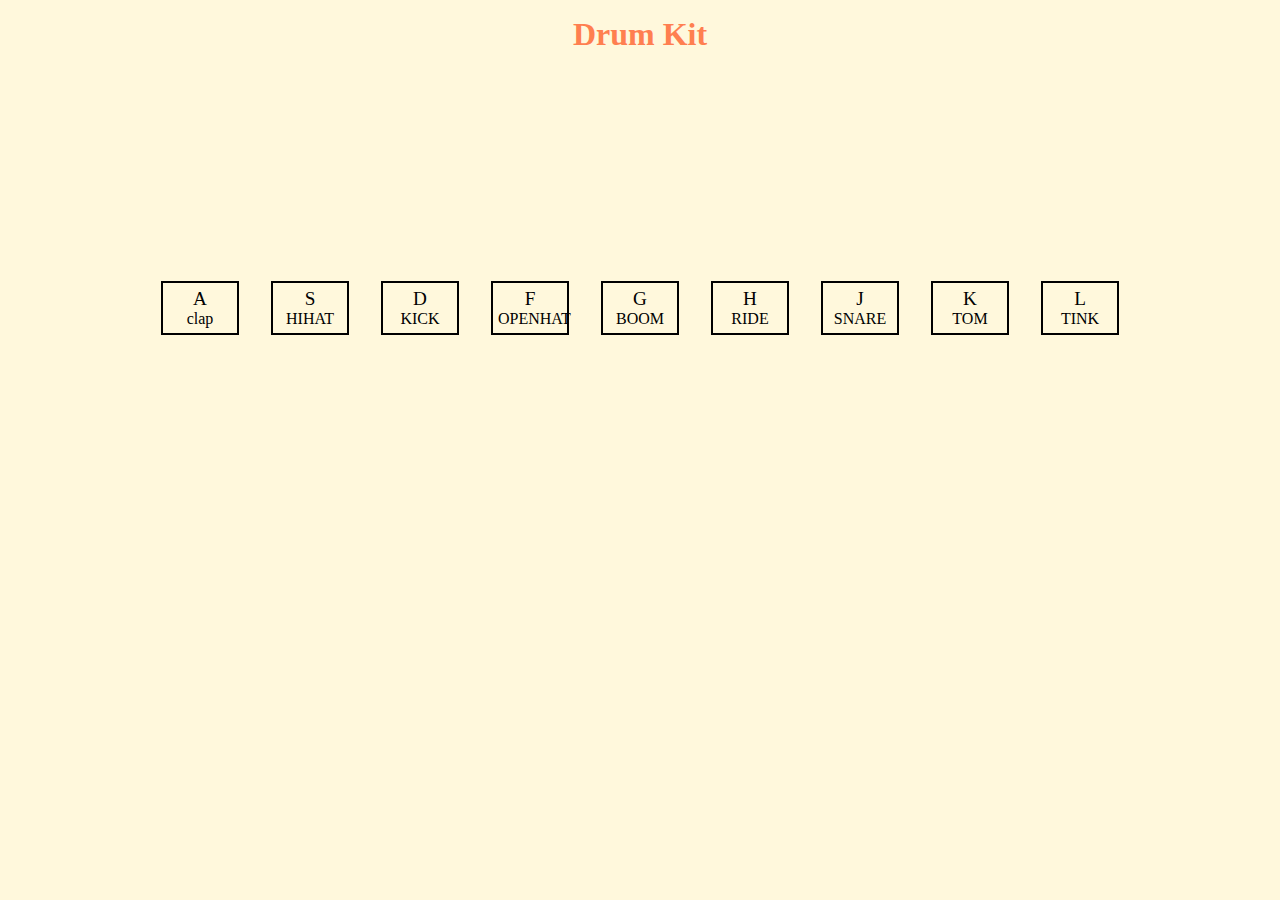
<file: 01-drum-kit/index.html>
<!DOCTYPE html>
<html lang="en">
    <head>
        <title></title>
        <meta charset="UTF-8" />
        <meta name="viewport" content="width=device-width, initial-scale=1" />
        <link href="style.css" rel="stylesheet" />
        <script defer src="script.js"></script>
    </head>
    <body>
        <div class="heading">Drum Kit</div>
        <div class="container">
            <div data-key="a" class="box">
                <div class="box-heading">A</div>
                <div class="box-sub-heading">clap</div>
            </div>
            <div data-key="s" class="box">
                <div class="box-heading">S</div>
                <div class="box-sub-heading">HIHAT</div>
            </div>
            <div data-key="d" class="box">
                <div class="box-heading">D</div>
                <div class="box-sub-heading">KICK</div>
            </div>
            <div data-key="f" class="box">
                <div class="box-heading">F</div>
                <div class="box-sub-heading">OPENHAT</div>
            </div>
            <div data-key="g" class="box">
                <div class="box-heading">G</div>
                <div class="box-sub-heading">BOOM</div>
            </div>
            <div data-key="h" class="box">
                <div class="box-heading">H</div>
                <div class="box-sub-heading">RIDE</div>
            </div>
            <div data-key="j" class="box">
                <div class="box-heading">J</div>
                <div class="box-sub-heading">SNARE</div>
            </div>
            <div data-key="k" class="box">
                <div class="box-heading">K</div>
                <div class="box-sub-heading">TOM</div>
            </div>
            <div data-key="l" class="box">
                <div class="box-heading">L</div>
                <div class="box-sub-heading">TINK</div>
            </div>
        </div>

        <audio data-key="a" src="sounds/clap.wav"></audio>
        <audio data-key="s" src="sounds/hihat.wav"></audio>
        <audio data-key="d" src="sounds/kick.wav"></audio>
        <audio data-key="f" src="sounds/openhat.wav"></audio>
        <audio data-key="g" src="sounds/boom.wav"></audio>
        <audio data-key="h" src="sounds/ride.wav"></audio>
        <audio data-key="j" src="sounds/snare.wav"></audio>
        <audio data-key="k" src="sounds/tom.wav"></audio>
        <audio data-key="l" src="sounds/tink.wav"></audio>
    </body>
</html>
</file>
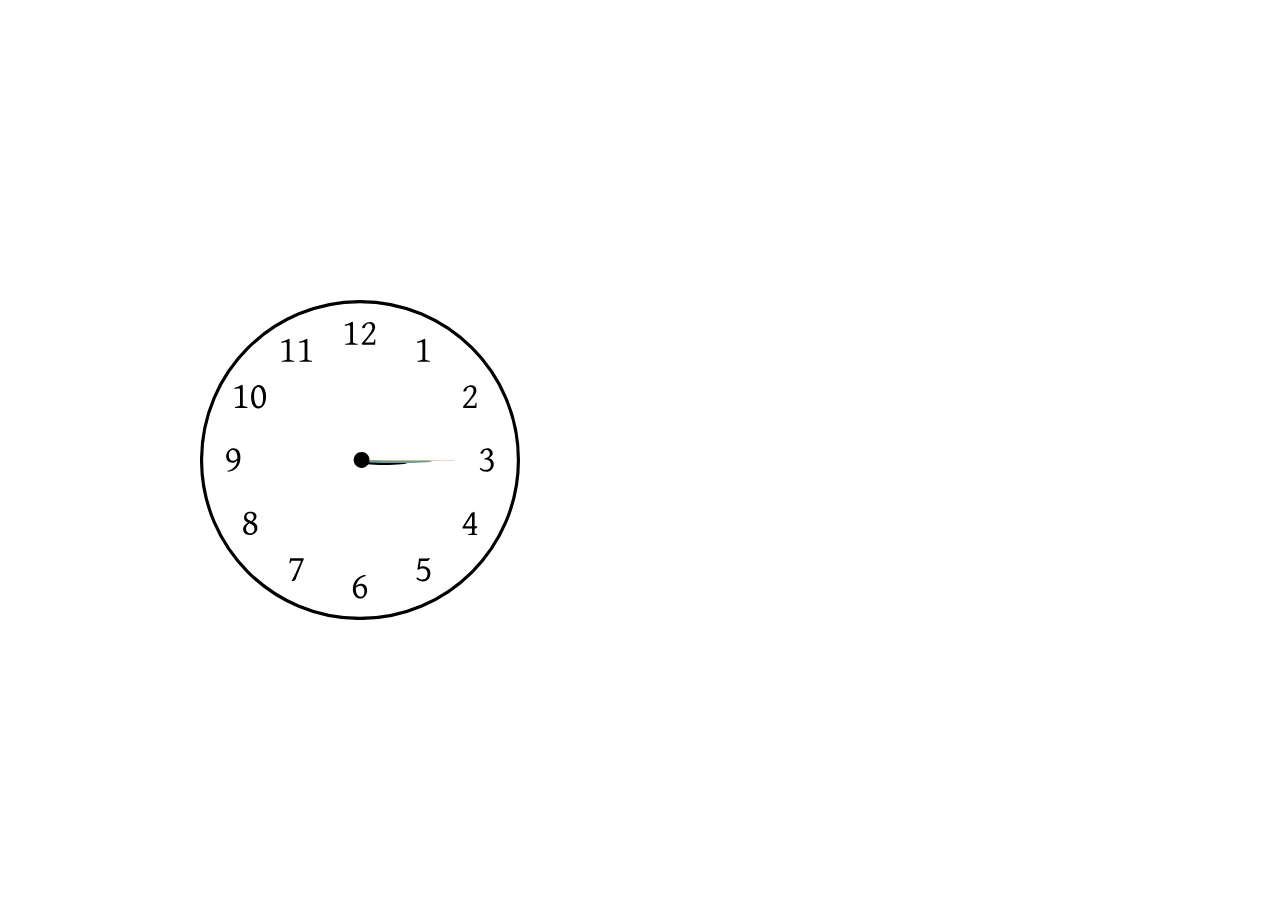
<file: 02-clock-analog/index.html>
<!DOCTYPE html>
<html lang="en">
    <head>
        <meta charset="UTF-8" />
        <meta name="viewport" content="width=device-width, initial-scale=1.0" />
        <title>Document</title>
        <link rel="stylesheet" href="style.css" />
        <script defer src="script.js"></script>
    </head>
    <body>
        <!-- <img src="assets/clock.png" alt="clock" srcset="" /> -->
        <div class="clock">
            <div id="hour" class="hour clock-element"></div>
            <div id="minute" class="minute clock-element"></div>
            <div id="second" class="second clock-element"></div>
        </div>
    </body>
</html>
</file>
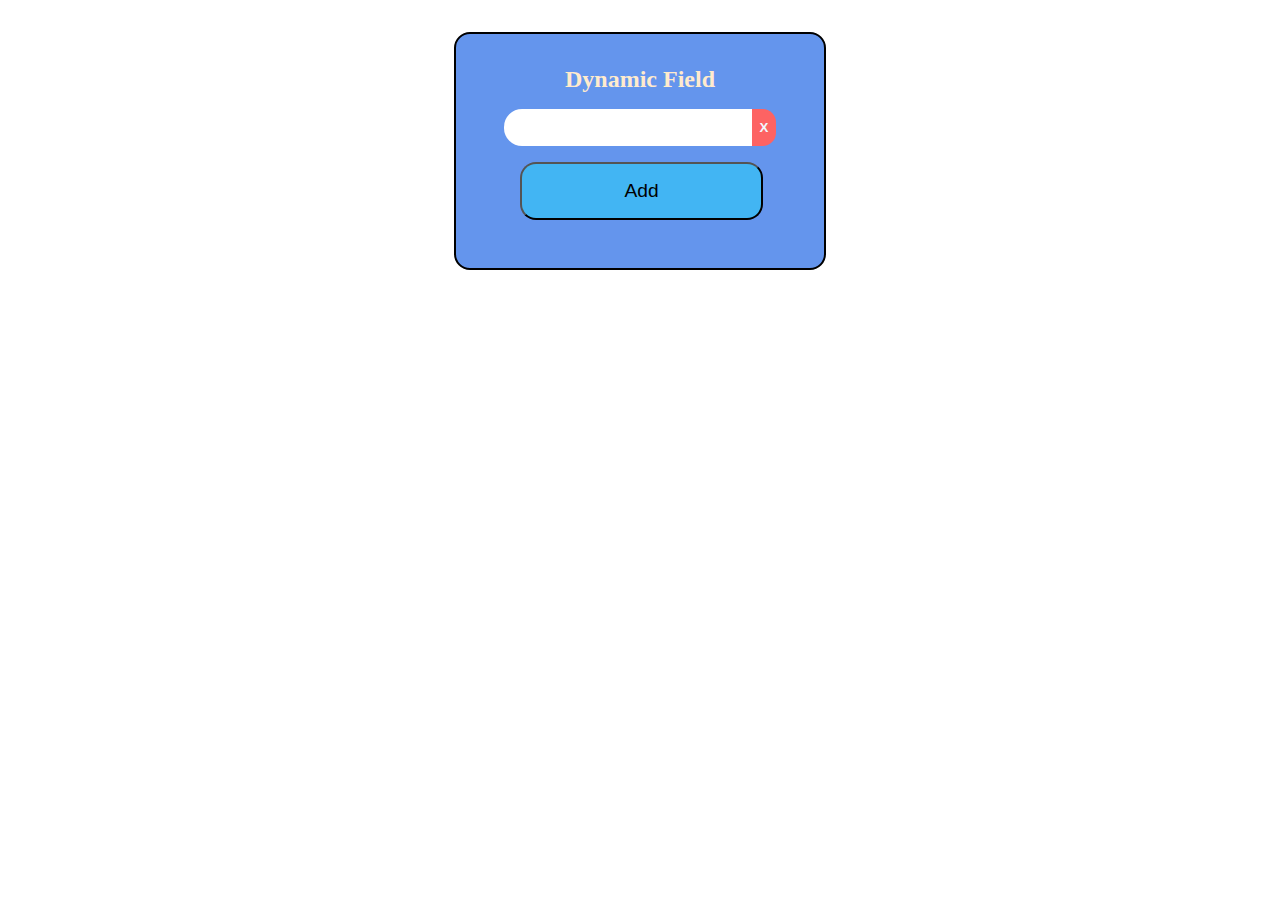
<file: 03-dynamic-form-field/index.html>
<!DOCTYPE html>
<html lang="en">
    <head>
        <meta charset="UTF-8" />
        <meta name="viewport" content="width=device-width, initial-scale=1.0" />
        <title>Document</title>
        <link rel="stylesheet" href="style.css" />
        <script defer src="script.js"></script>
    </head>
    <body>
        <div class="parent-container">
            <div class="heading">Dynamic Field</div>
            <div id="container"></div>

            <button id="add" class="button">Add</button>
        </div>
    </body>
</html>
</file>
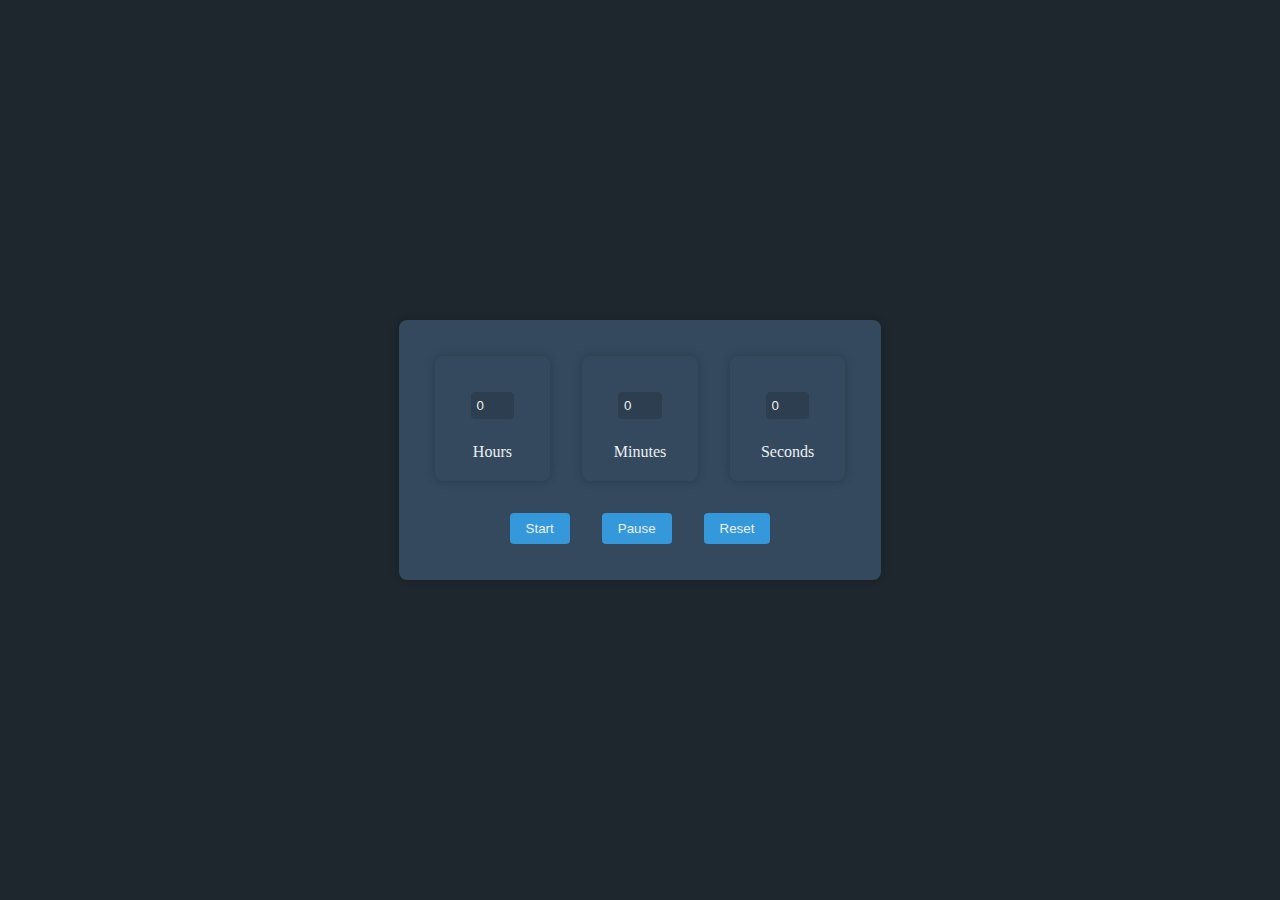
<file: 04-countdown/index.html>
<!DOCTYPE html>
<html lang="en">
    <head>
        <meta charset="UTF-8" />
        <meta name="viewport" content="width=device-width, initial-scale=1.0" />
        <title>Countdown Timer</title>

        <link rel="stylesheet" href="style.css" />
        <script defer src="script.js"></script>
    </head>

    <body>
        <div class="col-container">
            <div class="row-container">
                <div class="col-container">
                    <input id="hour" class="input" type="number" />
                    <div id="hour-holder" class="countdown-running"></div>
                    <label for="hour">Hours</label>
                </div>

                <div class="col-container">
                    <input id="minutes" class="input" type="number" />
                    <div id="minute-holder" class="countdown-running"></div>
                    <label for="minutes">Minutes</label>
                </div>

                <div class="col-container">
                    <input id="seconds" class="input" type="number" />
                    <div id="seconds-holder" class="countdown-running"></div>
                    <label for="seconds">Seconds</label>
                </div>
            </div>
            <div class="button-container">
                <button id="start-button">Start</button>
                <button id="pause-button">Pause</button>
                <button id="reset-button">Reset</button>
            </div>
        </div>

        <div id="countdown"></div>
    </body>
</html>
</file>
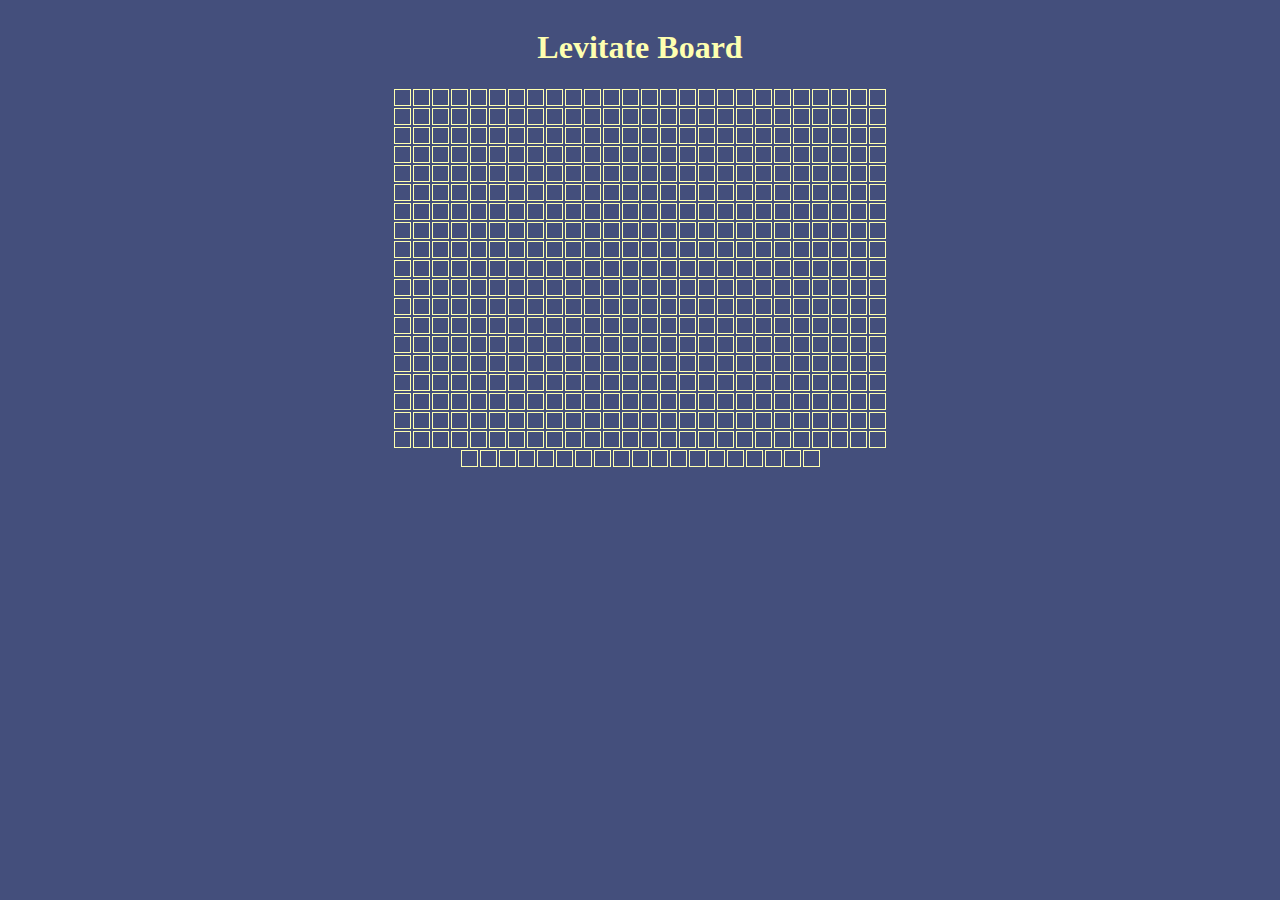
<file: 05-levitation-board/index.html>
<!DOCTYPE html>
<html lang="en">
    <head>
        <meta charset="UTF-8" />
        <meta name="viewport" content="width=device-width, initial-scale=1.0" />
        <title>Document</title>
        <link rel="stylesheet" href="style.css" />
        <script defer src="script.js"></script>
    </head>
    <body>
        <h1>Levitate Board</h1>
        <div id="container" class="container"></div>
    </body>
</html>
</file>
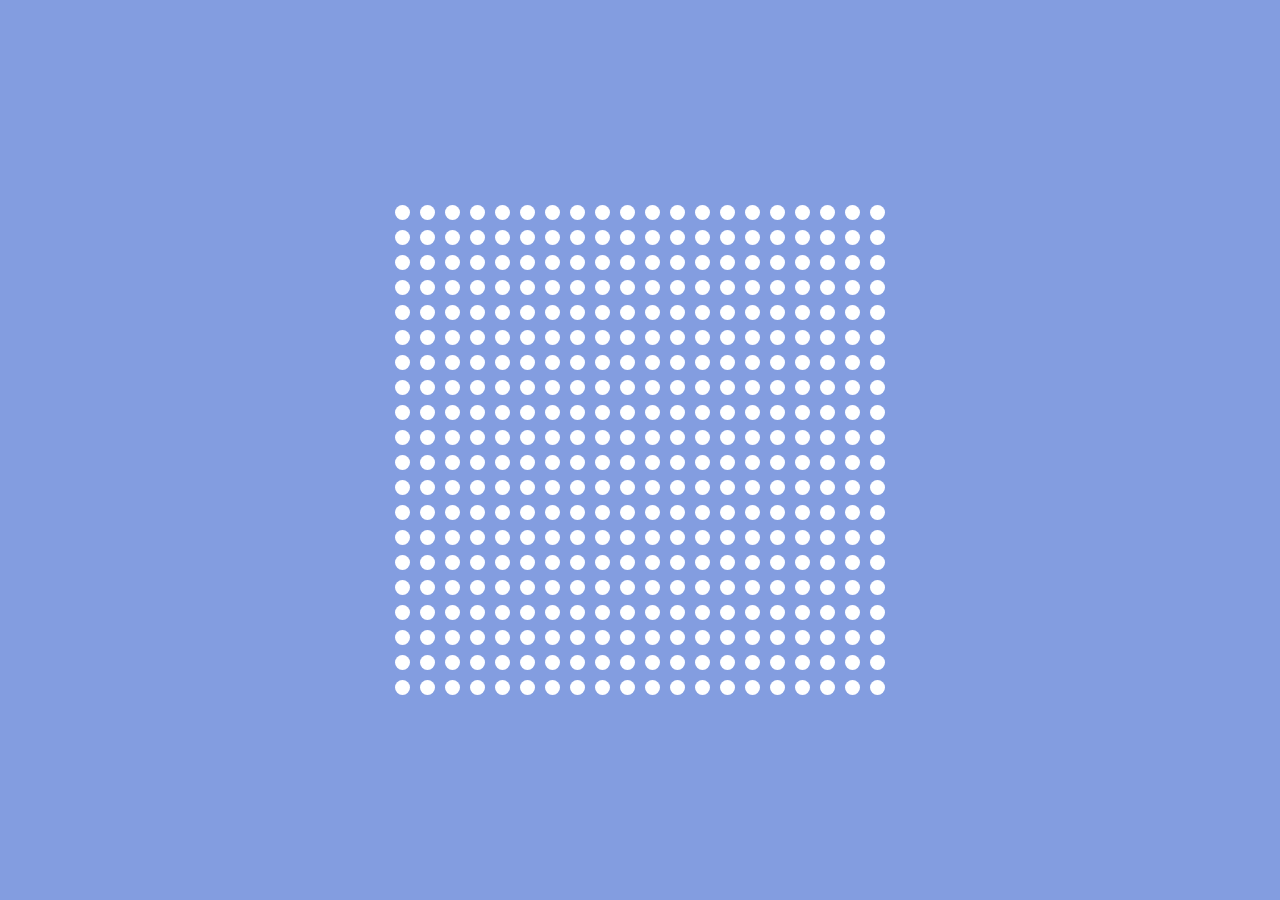
<file: 06-wave-efffect/index.html>
<!DOCTYPE html>
<html lang="en">

<head>
    <meta charset="UTF-8" />
    <meta name="viewport" content="width=device-width, initial-scale=1.0" />
    <title>Document</title>
    <link rel="stylesheet" href="style.css" />
    <script defer src="script.js"></script>
</head>

<body>
    <div id="container" class="col-container"></div>
</body>

</html>
</file>
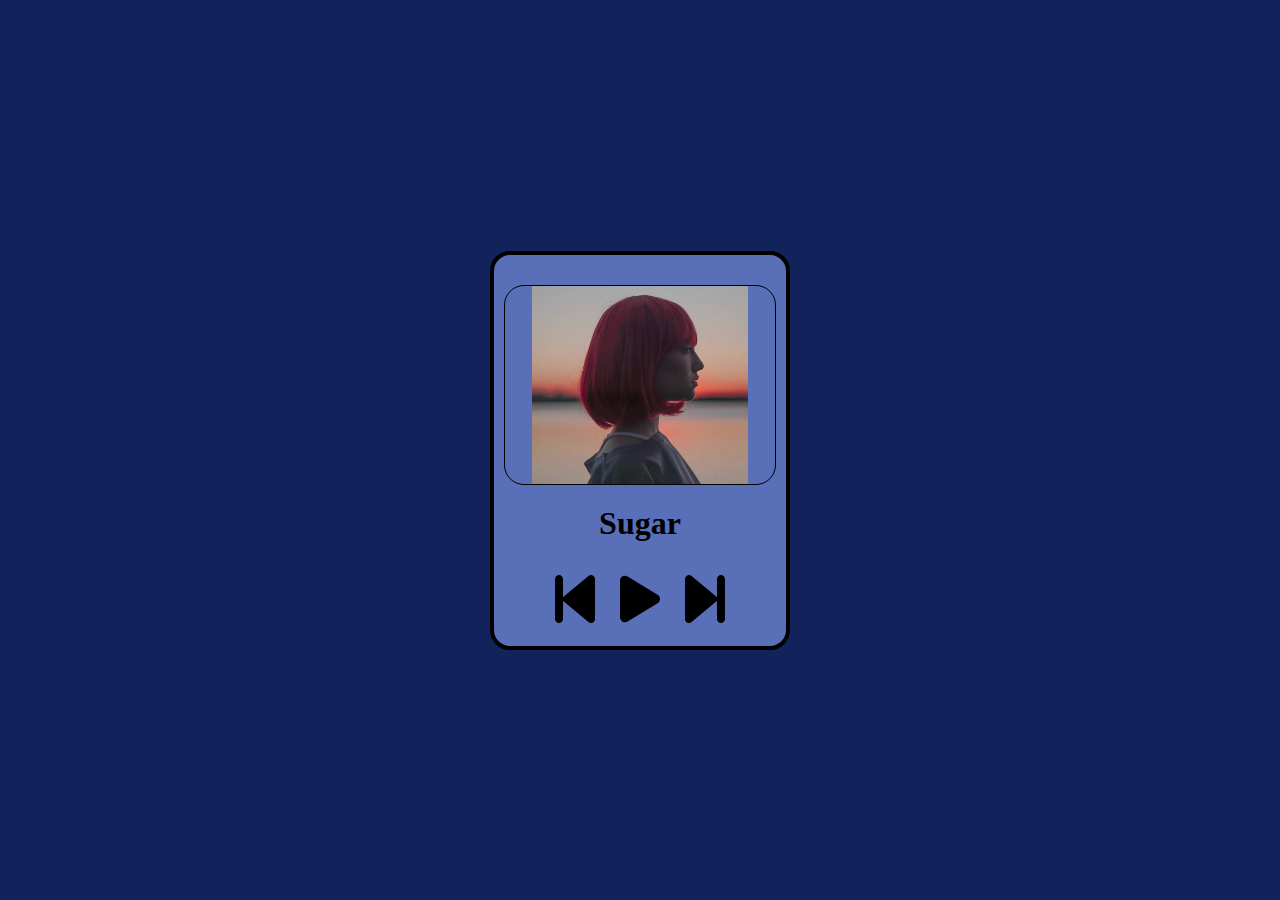
<file: 07-music-player/index.html>
<!DOCTYPE html>
<html lang="en">
<head>
    <meta charset="UTF-8">
    <meta name="viewport" content="width=device-width, initial-scale=1.0">
    <title>Document</title>
    <link rel="stylesheet" href="style.css"/>
    <script defer src="script.js"></script>
</head>
<body>
        <div class="container">
            <div class="icon" id="icon">

            </div>
            <div class="name" id="name"></div>
            <div id="button_container" class="button_container">
                <div id="prev_button"></div>
                <div id="pause_play_button"></div>
                <div id="next_button"></div>
            </div>
        </div>
    
</body>
</html>
</file>
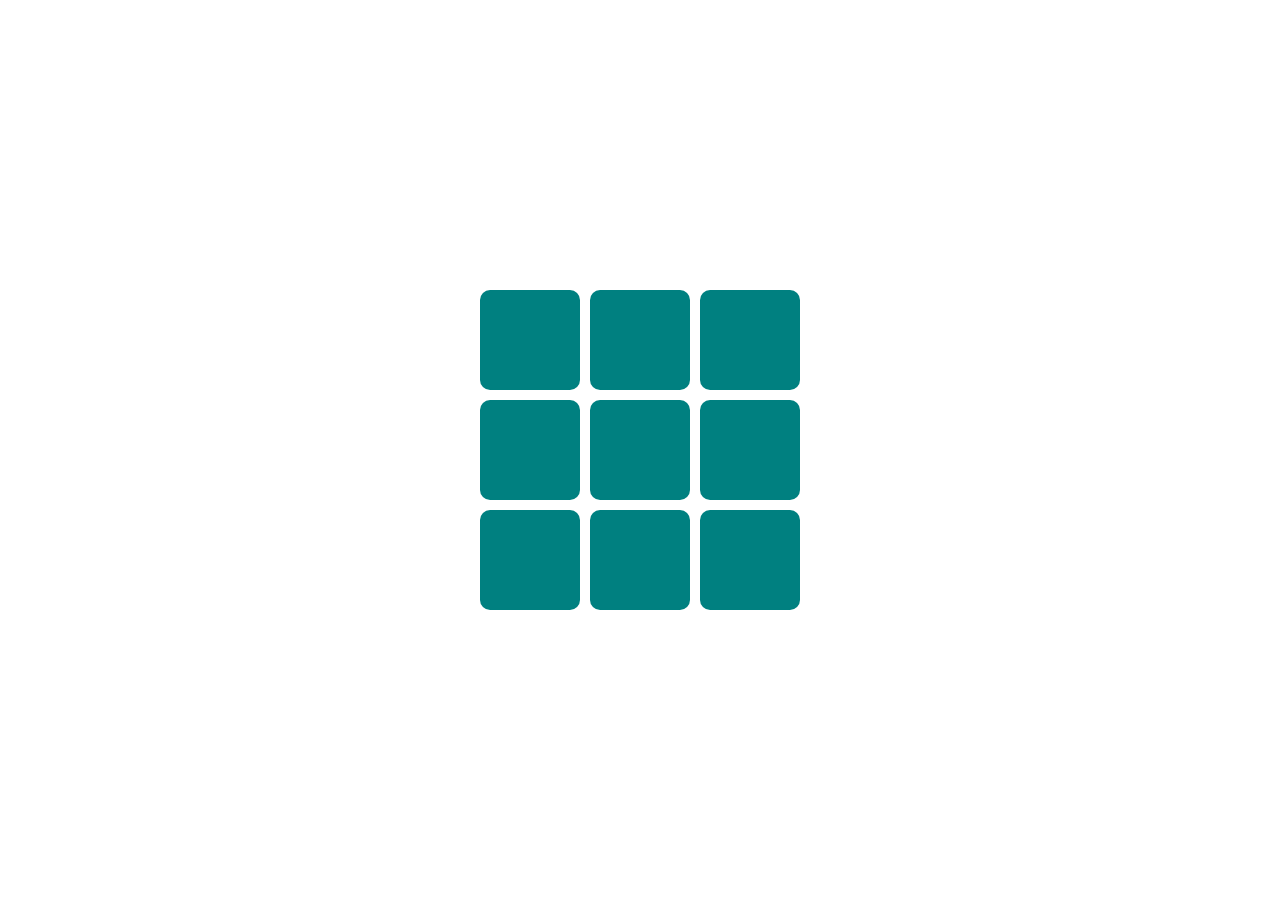
<file: 08-tic-tac-toe/index.html>
<!DOCTYPE html>
<html lang="en">
<head>
    <meta charset="UTF-8">
    <meta name="viewport" content="width=device-width, initial-scale=1.0">
    <title>Document</title>
    <link rel="stylesheet" href="style.css">
    <script defer src="script.js"></script>
</head>
<body>
        <div class="container" id="container">
            
        </div>
    
</body>
</html>
</file>
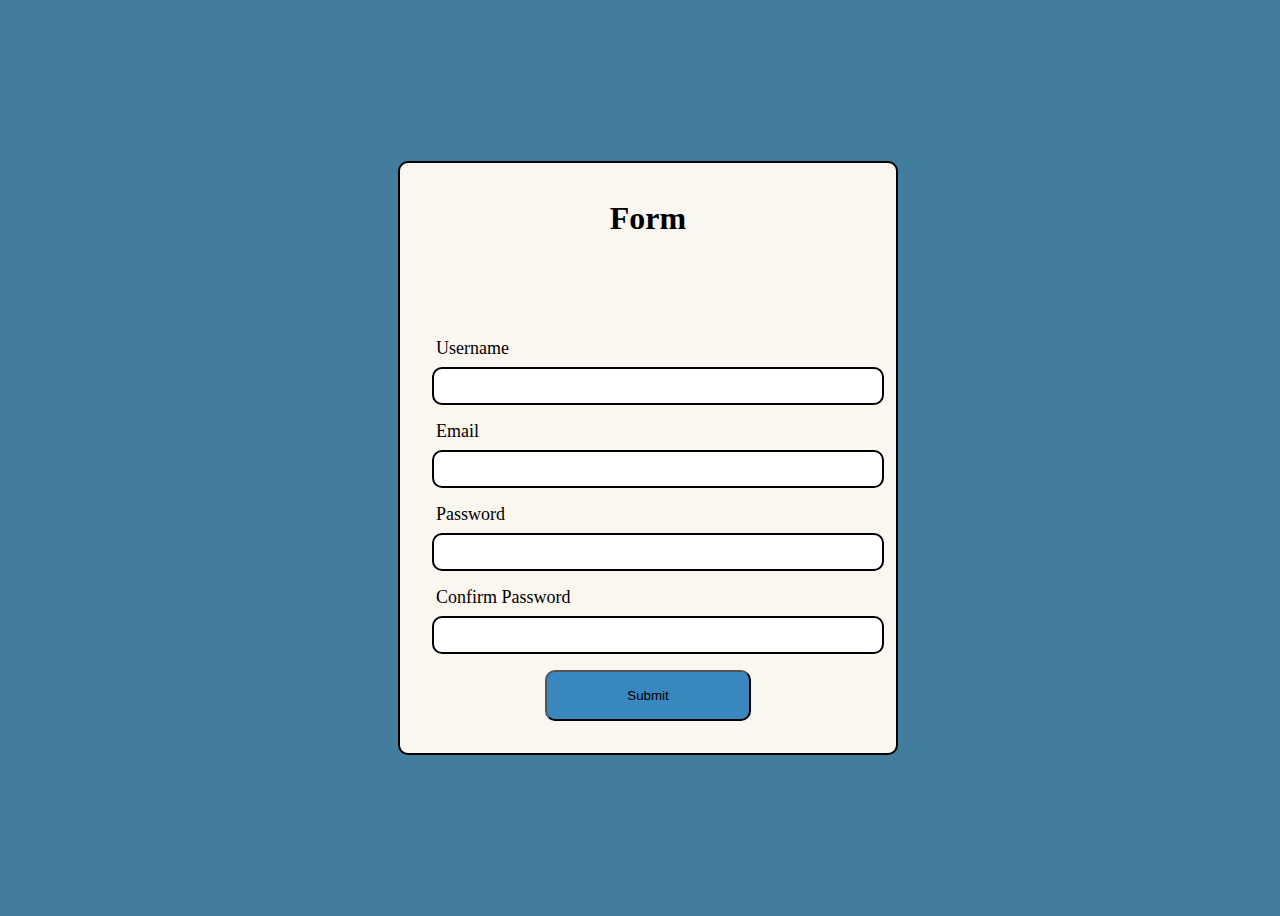
<file: 09-simple-validation-form/index.html>
<!DOCTYPE html>
<html lang="en">

<head>
    <meta charset="UTF-8">
    <meta name="viewport" content="width=device-width, initial-scale=1.0">
    <title>Document</title>
    <link rel="stylesheet" href="style.css">
    <script defer src="script.js"></script>
</head>

<body>
    <form id="signup-form" class="form">
        <h1>Form</h1>
        <div class="form-field">
            <div id="error" class="error"></div>
        </div>
        <div class="form-field">
            <label for="username">Username</label>
            <input type="text" name="username" id="username_input" autocomplete="off">
        </div>
        <div class="form-field">
            <label for="email">Email</label>
            <input type="text" name="username" id="email_input" autocomplete="off">
        </div>
        <div class="form-field">
            <label for="password">Password</label>
            <input type="text" name="password" id="password_input" autocomplete="off">
        </div>
        <div class="form-field">
            <label for="confirm-password">Confirm Password</label>
            <input type="text" name="confirm-password" id="confirm_password_input" autocomplete="off">
        </div>
        <div class="form-field button">
            <button class="submit-button" type="submit">Submit</button>
        </div>

    </form>

</body>

</html>
</file>
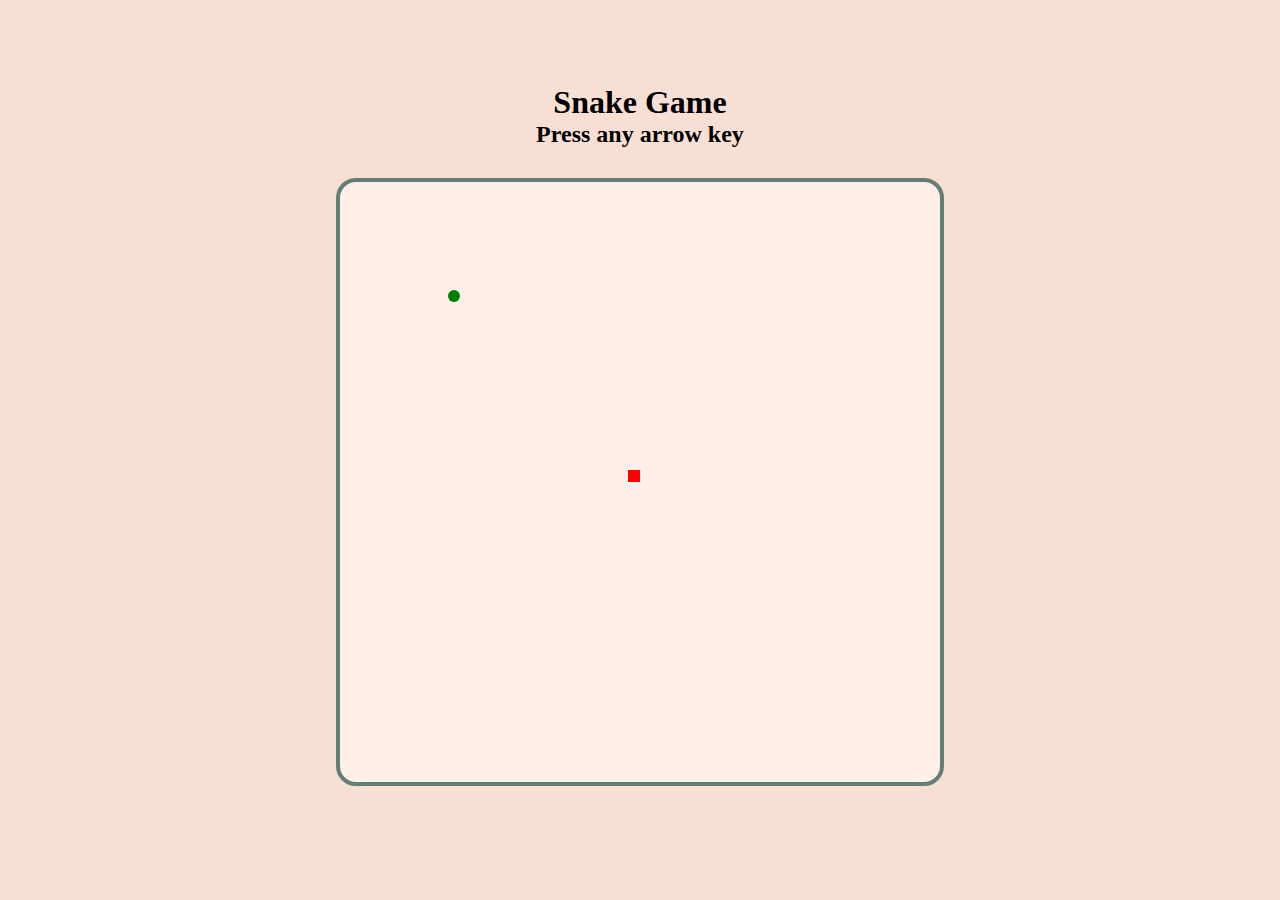
<file: 10-snake-game/index.html>
<!DOCTYPE html>
<html lang="en">
<head>
    <meta charset="UTF-8">
    <meta name="viewport" content="width=device-width, initial-scale=1.0">
    <title>Document</title>
    <link rel="stylesheet" href="style.css">
    <script defer src="script.js"></script>
</head>
<body>
    <h1>Snake Game</h1>
    <h2>Press any arrow key </h2>
    <div id="game-board" class="container" ></div>
    
</body>
</html>
</file>
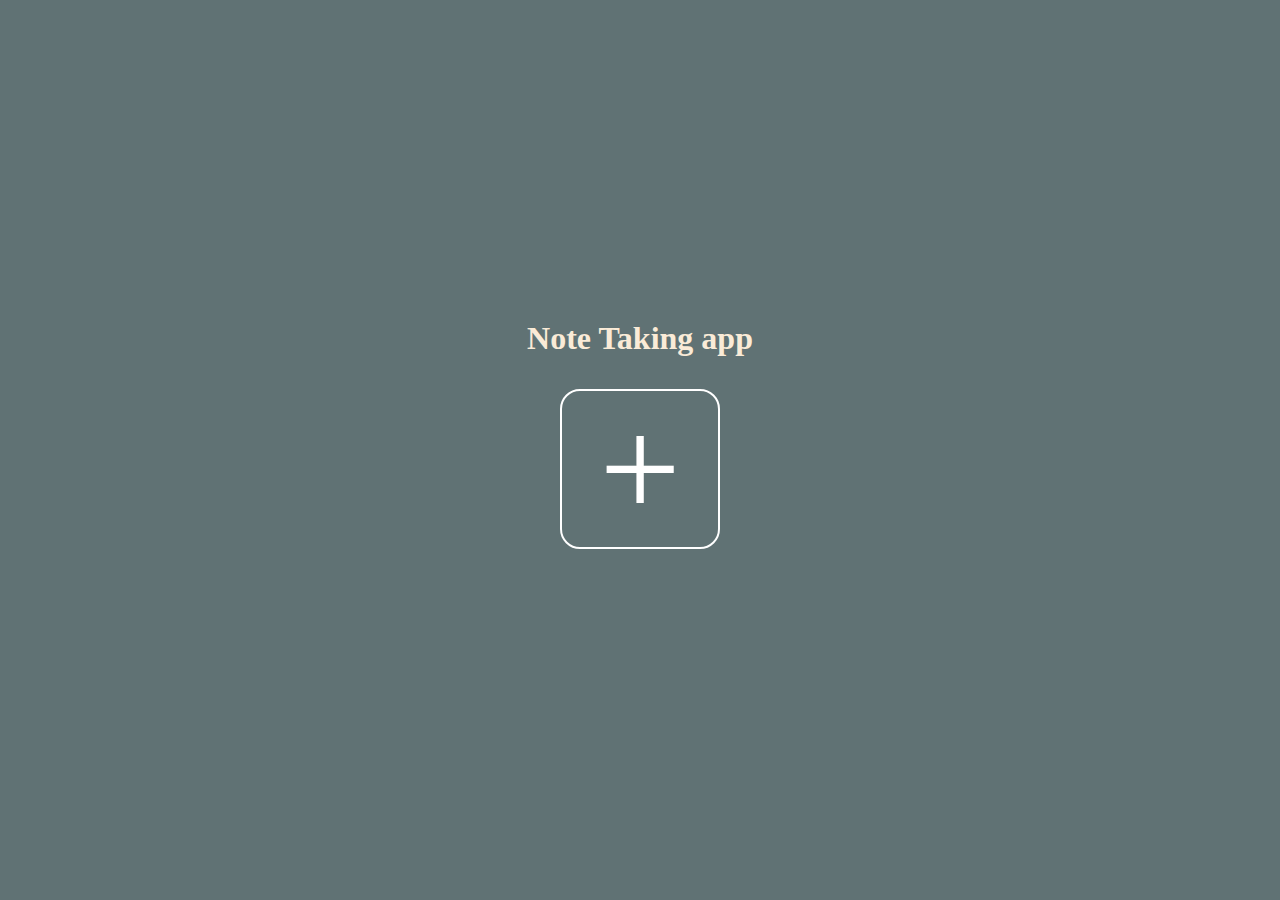
<file: 11-note-taking/index.html>
<!DOCTYPE html>
<html lang="en">
<head>
    <meta charset="UTF-8">
    <meta name="viewport" content="width=device-width, initial-scale=1.0">
    <title>Document</title>
    <link rel="stylesheet" href="style.css">
    <script defer src="script.js"></script>
</head>
<body>
    <h1>Note Taking app</h1>
    <div id="container" class="container">

    </div>

    
</body>
</html>
</file>
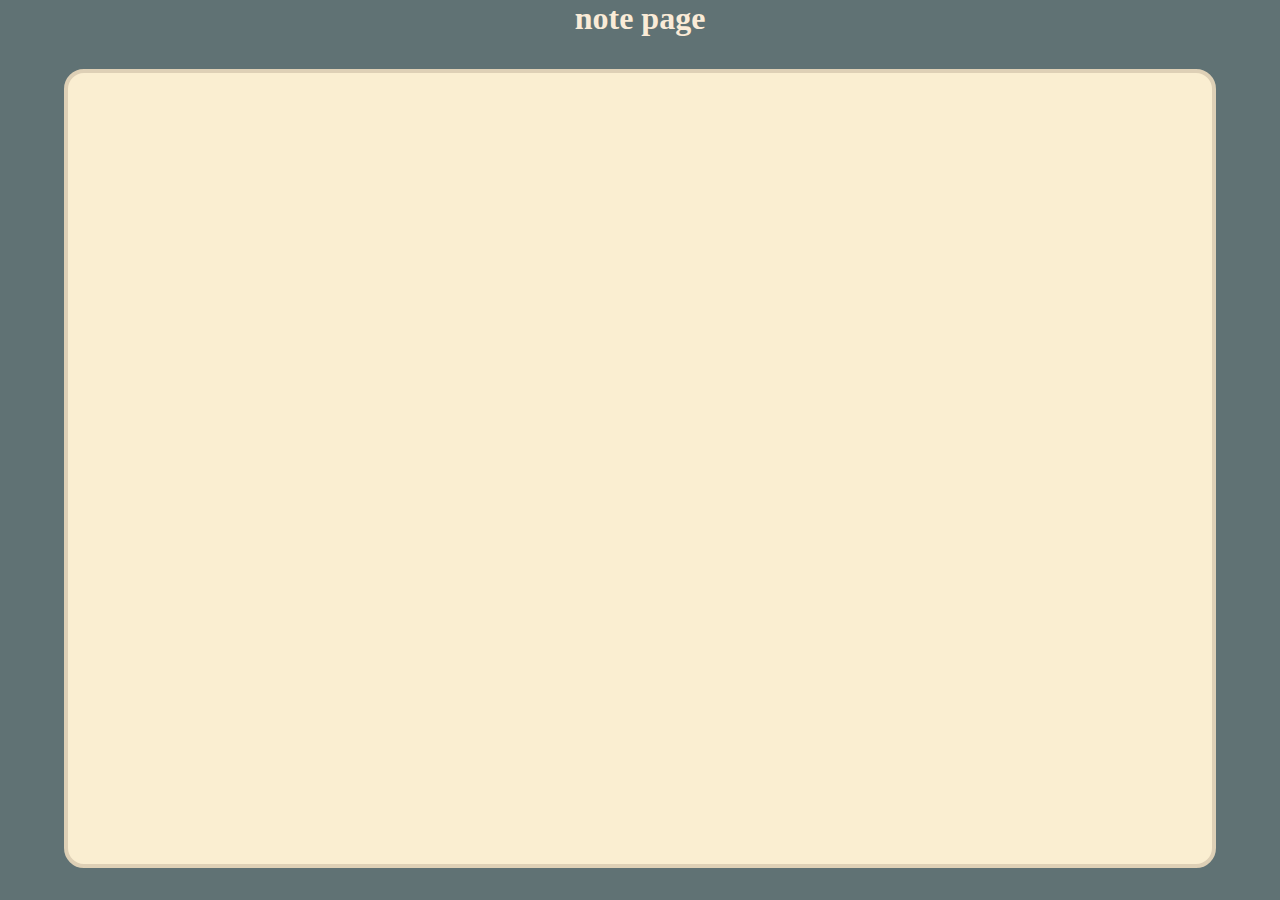
<file: 11-note-taking/note.html>
<!DOCTYPE html>
<html lang="en">
<head>
    <meta charset="UTF-8">
    <meta name="viewport" content="width=device-width, initial-scale=1.0">
    <title>Document</title>
    <link rel="stylesheet" href="style.css">
    <script defer src="noteScript.js"></script>
</head>

<body>
    <h1>note page</h1>
    <input id="input" class="input" type="text">
</body>

</html>
</file>
<file: 01-drum-kit/style.css>
* {
    box-sizing: border-box;
    margin: 0;
    padding: 0;
}
body {
    background-color: cornsilk;
}
.heading {
    font-size: xx-large;
    font-weight: 800;
    color: coral;
    text-align: center;
    margin-top: 1rem;
}

.container {
    margin: 20vh auto 0 auto;
    padding: 2rem;
    display: flex;
    flex-direction: row;
    justify-content: center;
}
.box {
    border: 2px solid black;
    padding: 5px;
    margin: 1rem 1rem 1rem 1rem;
}

.box-heading {
    font-size: larger;
    font-weight: 500;
    text-align: center;
}
.box-sub-heading {
    font-size: medium;
    font-weight: 200;
    text-align: center;
    width: 4rem;
}

.playing {
    background-color: rgb(245, 163, 134);
}
</file>
<file: 02-clock-analog/style.css>
* {
    box-sizing: border-box;
    padding: 0;
    margin: 0;
}

.clock {
    width: 20rem;
    height: 20rem;
    background: url("assets/clock.svg");
    background-size: cover;
    position: relative;
    top: 300px;
    left: 200px;
}
.hour {
    width: 3rem;
    height: 5px;
    background-color: black;
    border-radius: 50%;
}

.minute {
    width: 4.5rem;
    height: 3px;
    background-color: cadetblue;
    border-radius: 50%;
}

.second {
    width: 6rem;
    height: 1px;
    background-color: burlywood;
    border-radius: 50%;
}

.clock-element {
    position: absolute;
    top: 50%;
    left: 50%;
    transform-origin: left;
    z-index: -1;
}
</file>
<file: 03-dynamic-form-field/style.css>
* {
    box-sizing: border-box;
    padding: 0;
    margin: 0;
}
body {
    display: flex;
    flex-direction: column;
    align-items: center;
}
.parent-container {
    background-color: cornflowerblue;
    position: relative;
    top: 2em;

    border: 2px solid black;
    border-radius: 1em;
    padding: 2rem;
}
.heading {
    font-size: x-large;
    text-align: center;
    font-weight: 700;
    color: blanchedalmond;
}

.field {
    display: flex;
    justify-content: center;
    margin: 1rem;
}
.field input {
    padding: 0.5rem;
    width: max-content;
    font-size: large;
    font-weight: 500;
    border: none;
    border-radius: 1em 0 0 1em;
}
.field button {
    padding: 0.5rem;
    border: none;
    border-radius: 0 1em 1em 0;
    background-color: rgb(253, 99, 99);
    color: aliceblue;
    font-weight: bolder;
}

.button {
    display: block;
    margin: 1rem 2rem 1rem 2rem;
    background-color: rgb(66, 181, 243);
    border-radius: 1rem;
    width: 80%;
    padding: 1rem;
    font-size: larger;
}
</file>
<file: 04-countdown/style.css>
body {
    display: flex;
    justify-content: center;
    align-items: center;
    height: 100vh;
    margin: 0;
    background-color: #1e272e; /* Midnight Blue background color */
    color: #ecf0f1; /* Light Gray text color */
}

.col-container {
    display: flex;
    flex-direction: column;
    align-items: center;
    background-color: #34495e; /* Wet Asphalt background color */
    padding: 20px;
    margin: 1rem;
    border-radius: 8px;
    box-shadow: 0 0 10px rgba(0, 0, 0, 0.2); /* Darker box shadow */
}

.row-container {
    display: flex;
    flex-direction: row;
    margin-bottom: 1rem;
}

.input-container {
    display: flex;
    flex-direction: column;
    align-items: center;
    margin: 0 1rem;
}

.input {
    width: 2rem;
    padding: 0.3rem;
    margin: 1rem;
    border: 1px solid #2c3e50; /* Midnight Blue border color */
    border-radius: 4px;
    background-color: #2c3e50; /* Midnight Blue background color for input */
    color: #ecf0f1; /* Light Gray text color for input */
}

label {
    margin-top: 0.5rem;
}

.button-container {
    display: flex;
    flex-direction: row;
    margin-bottom: 1rem;
}

.button-container button {
    margin: 0 1rem;
    padding: 0.5rem 1rem;
    background-color: #3498db; /* Belize Hole button color */
    color: #ecf0f1; /* Light Gray text color */
    border: none;
    border-radius: 4px;
    cursor: pointer;
}

.countdown-holders {
    display: flex;
    flex-direction: row;
}

.countdown-holders > div {
    margin: 0 1rem;
}

.countdown-running {
    display: none;
}
</file>
<file: 05-levitation-board/style.css>
body {
    display: flex;
    flex-direction: column;
    justify-content: center;
    align-items: center;
    background-color: #444f7c;
}

h1 {
    font-size: xx-large;
    color: #feffb0;
    font-weight: 900;
}

.container {
    max-width: 500px;
    display: flex;
    justify-content: center;
    align-items: center;
    flex-wrap: wrap;
}

.container div {
    border: 0.5px solid #feffb0;
    margin: 1px;
    display: inline-block;
    width: 15px;
    height: 15px;
    transition: 3s ease;
}

.container div:hover {
    transition: 0s;
}
</file>
<file: 06-wave-efffect/style.css>
* {
    box-sizing: border-box;
    margin: 0;
    padding: 0;
}

body {
    height: 100vh;
    width: 100vw;
    display: flex;
    justify-content: center;
    align-items: center;
    background-color: rgb(131, 157, 224);
}

.col-container {
    display: flex;
    flex-direction: column;
    flex-wrap: wrap;
    justify-content: center;
    align-items: center;
    /* width: 500px; */
}
.row-container{
    display: flex;
    flex-direction: row;
    flex-wrap: wrap;
    justify-content: center;
    align-items: center;
    /* width: 500px; */
}

.circle {
    border-radius: 50%;
    background-color: white;
    height: 15px;
    width: 15px;
    margin: 5px;
    
    transition: 2s ease;
}
.grow{
    transform: scale(2);
    background-color: yellow;
    transition: 0.5s linear;
}
</file>
<file: 07-music-player/style.css>
*{
    box-sizing: border-box;
    margin: 0;
    padding: 0;
}
body{
    height: 100vh;
    width: 100vw;
    display: flex;
    align-items: center;
    justify-content: center;
    background-color: #11235A;
}

.container{
    display: flex;
    flex-direction: column;
    align-items: center;
    min-height: 350px;
    min-width: 300px;
    max-width: 450px;
    border: 4px solid black;
    border-radius: 20px;
    background-color: #596FB7;
    padding: 10px;

}

.icon{
    height: 200px;
    width: 100%;
    background-size: 100% 100%;
    border: 1px solid black;
    border-radius: 20px;
    margin: 20px;
}
#name{
    font-size: xx-large;
    font-weight: bold;
    text-align: center;
}
.button_container{
    display: flex;
    flex-direction: row;
    align-items: center;
    justify-content: center;
    flex-wrap: nowrap;
    margin: 30px 0px 10px 0;
}

#prev_button{
    background: no-repeat center/80% url("assets/prev_button.svg");
    height: 50px;
    width: 50px;

}
#pause_play_button{
    background: no-repeat center/80% url("assets/play_button.svg");
    height: 50px;
    width: 50px;
    margin: 2px 15px;

}
#next_button{
    background: no-repeat center/80% url("assets/next_button.svg");
    height: 50px;
    width: 50px;

}
</file>
<file: 08-tic-tac-toe/style.css>
* {
    box-sizing: border-box;
    margin: 0;
    padding: 0;
}

body {
    display: flex;
    justify-content: center;
    align-items: center;
    height: 100vh;
    width: 100vw;
}

.row-container {
    display: flex;
    flex-direction: row;
    justify-content: center;
    align-content: center;
}

.box {
    height: 100px;
    width: 100px;
    background-color: teal;
    display: flex;
    align-items: center;
    justify-content: center;
    margin: 5px;
    text-align: center;
    color: white;
    font-weight: 900;
    border-radius: 10px;

    transition: transform 0.3s ease-in-out;
}
</file>
<file: 09-simple-validation-form/style.css>
body{
    display: flex;
    justify-content: center;
    align-items: center;
    background-color: #427D9D;
    width: 100vw;
    height: 100vh;
}


.form{
    box-sizing: border-box;
    padding: 1rem;
    border: 2px solid black;
    border-radius: 10px;
    background-color: #FAF6F0;
    width: 500px;
}

.form h1{
    text-align: center;
}

.form-field{
    margin: 1rem;
}

.form-field label{
    display: block;
    font-size: large;
    font-weight: 500;
    margin: 0.5rem 0.25rem;
}

.form-field input{
    display: block;
    padding: 0.5rem;
    border: 2px solid black;
    border-radius: 10px;
    width: 100%;
    background-color: white;
    font-weight: 300;
    font-size: medium;
}
.error{
    height: 4rem;
    color: red;
    font-weight: 300;
    text-align: center;
}
.button{
    display: flex;
    justify-content: center;
}
.submit-button{
    background-color: #3887BE;
    padding: 1rem 5rem;
    border-radius: 10px;
}
</file>
<file: 10-snake-game/style.css>
* {
    box-sizing: border-box;
    margin: 0;
    padding: 0;
}

body {
    display: flex;
    flex-direction: column;
    justify-content: center;
    align-items: center;
    height: 100vh;
    width: 100vw;
    text-align: center;
    background-color: #F8DFD4;
}

.container {
    background-color: #FFEFE8;
    margin: 30px;
    border: 4px solid #637E76;
    border-radius: 20px;
}

.snake {
    background-color: red;
}

.food {
    background-color: green;
    border-radius: 50%;
}
</file>
<file: 11-note-taking/style.css>
* {
    box-sizing: border-box;
    margin: 0;
    padding: 0;
}

body {
    display: flex;
    flex-direction: column;
    justify-content: center;
    align-items: center;
    height: 100vh;
    width: 100vw;
    background-color: #607274;
}
h1{
    color: antiquewhite;
}

.container {
    display: flex;
    flex-direction: row-reverse;
    justify-content: center;
    align-items: center;
    flex-wrap: wrap;
}

.box {
    display: flex;
    flex-direction: column;
    margin: 2rem;
    border-radius: 20px;
    overflow: hidden;
}
.box:hover{
    transform: scale(1.5);
    transition: 0.5s ease;
}
.button {
    height: 2rem;
    font-size: large;
    padding: 0.25rem;
    margin-top: 1px;
    margin-right: 2px;
    width: 100%;
    background-color: #DED0B6;
    text-align: center;
    color: #FDF7E4;
    font-size: large;
    font-weight: 900;
}
.button:hover{
    background-color: #F7B787;
}
.message{
    padding: 1rem;
    height: 10rem;
    width: 10rem;
    background-color: #FAEED1;
}

.add {
    display: flex;
    align-items: center;
    justify-content: center;
    margin: 2rem;
    padding: 1rem;
    height: 10rem;
    width: 10rem;
    border-radius: 20px;
    border: 2px solid white;
    font-size: 9rem;
    font-weight: 300;
    color: white;
    text-align: center;
}
.add:hover{
    transform: scale(1.5);
    transition: 0.5s ease;
}

.input {
    display: block;
    margin: 2rem;
    height: 90%;
    width: 90%;
    padding: 1rem;
    text-align: start;

    border-radius: 20px;
    background-color: #FAEED1;
    border: 4px solid #DED0B6;
    font-weight: 300;
    font-size: 1.5rem;

}
</file>
